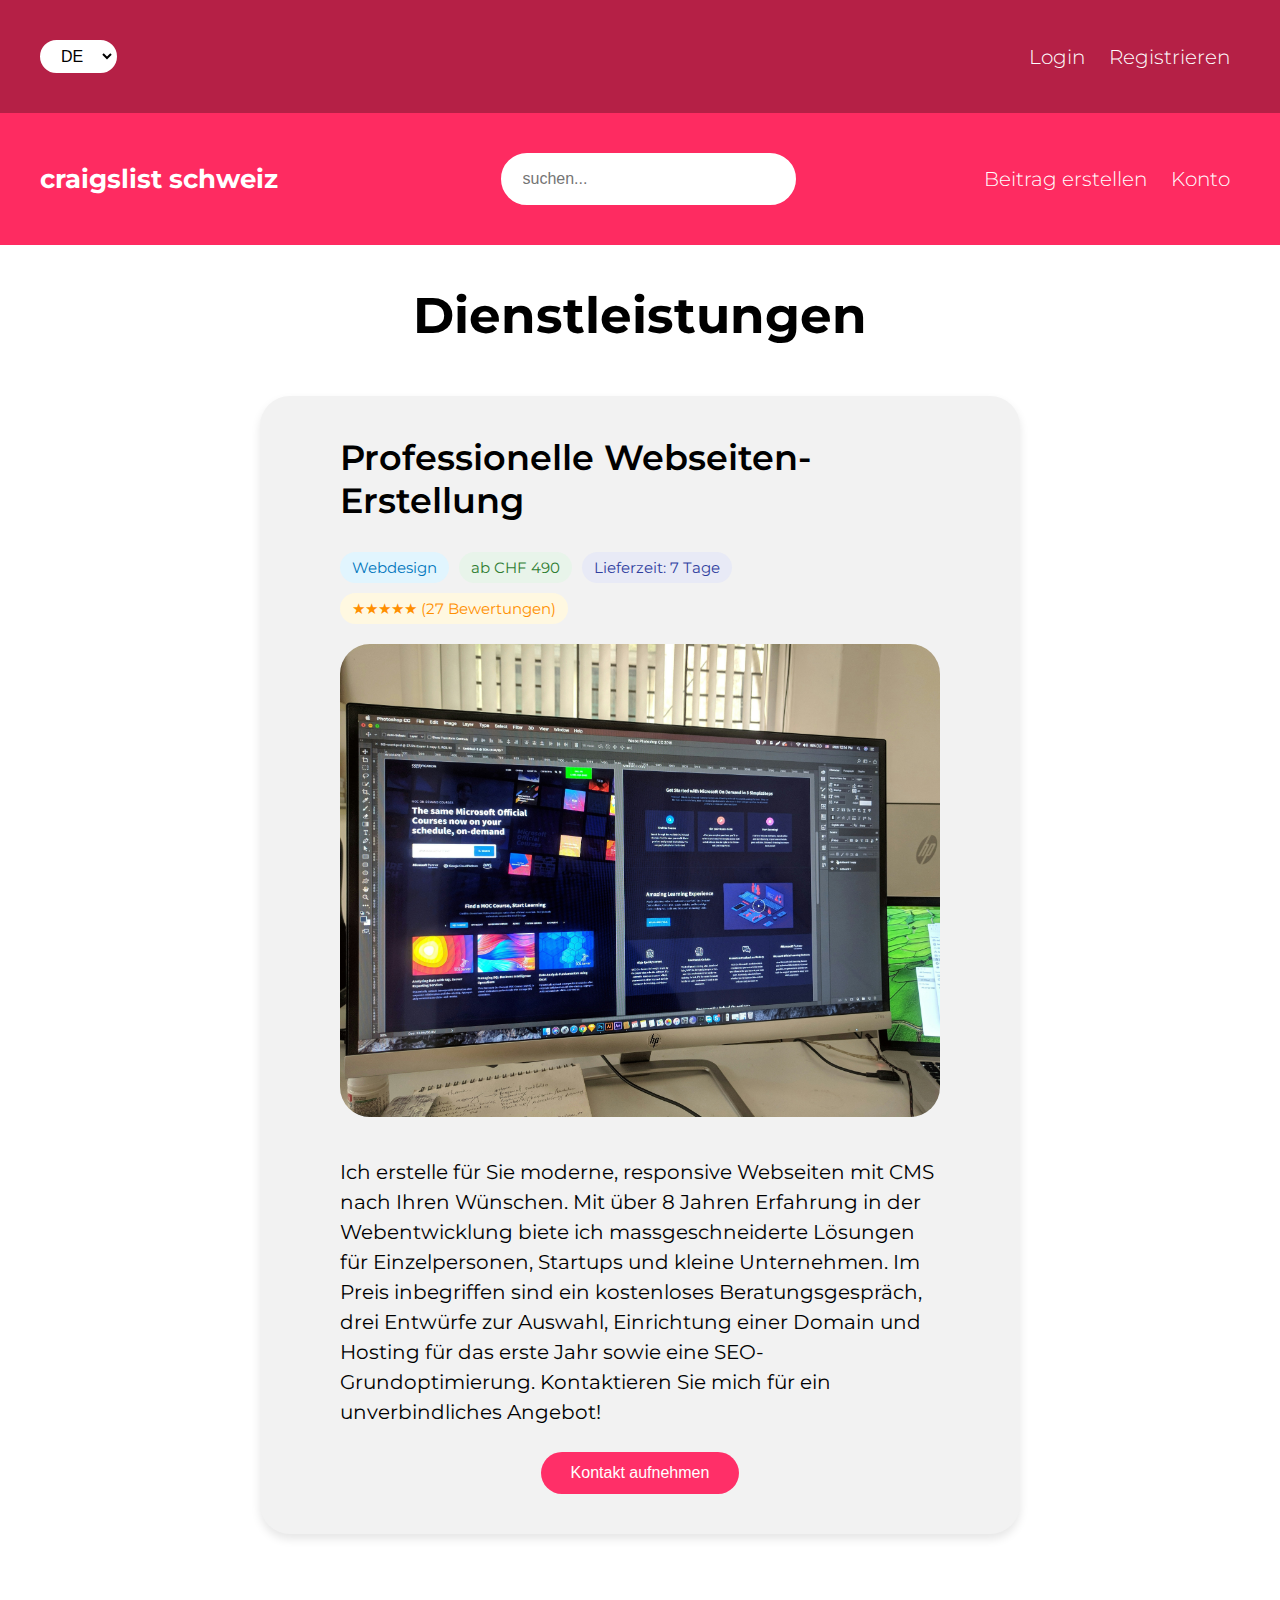
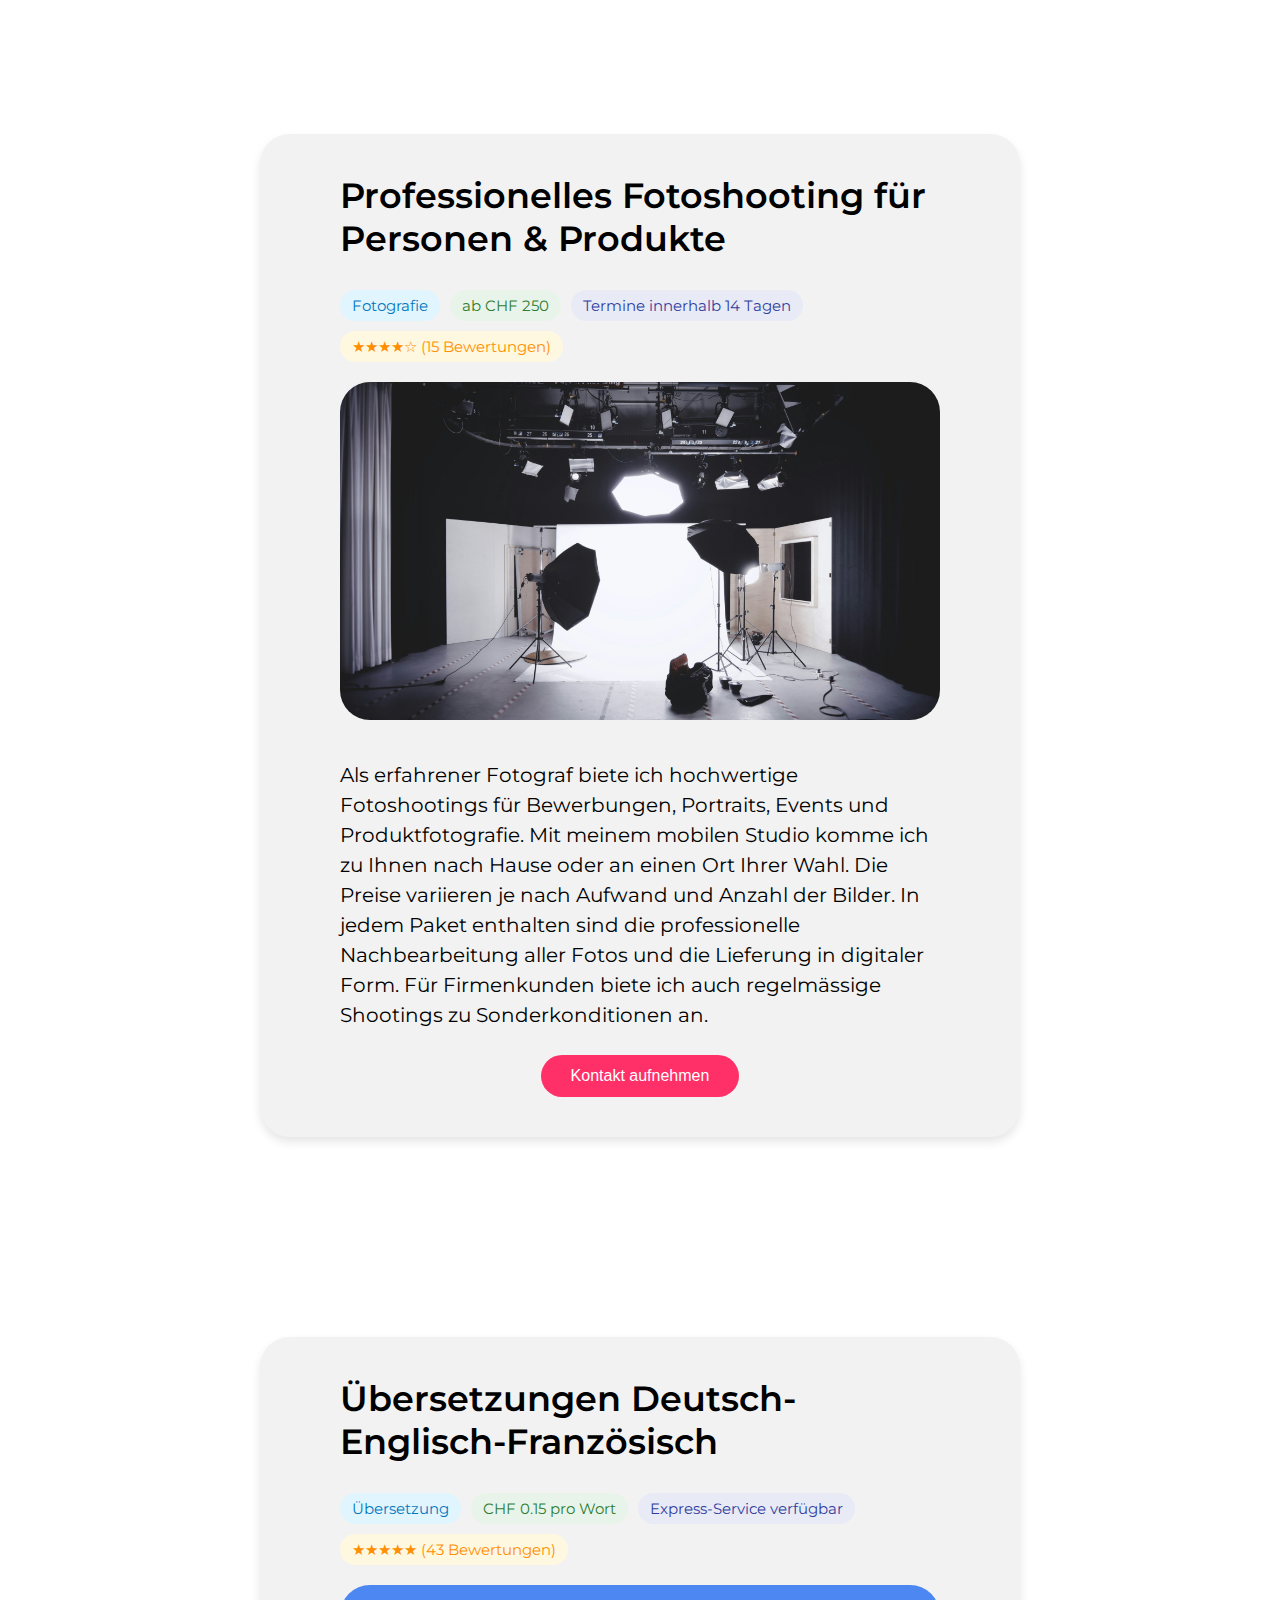
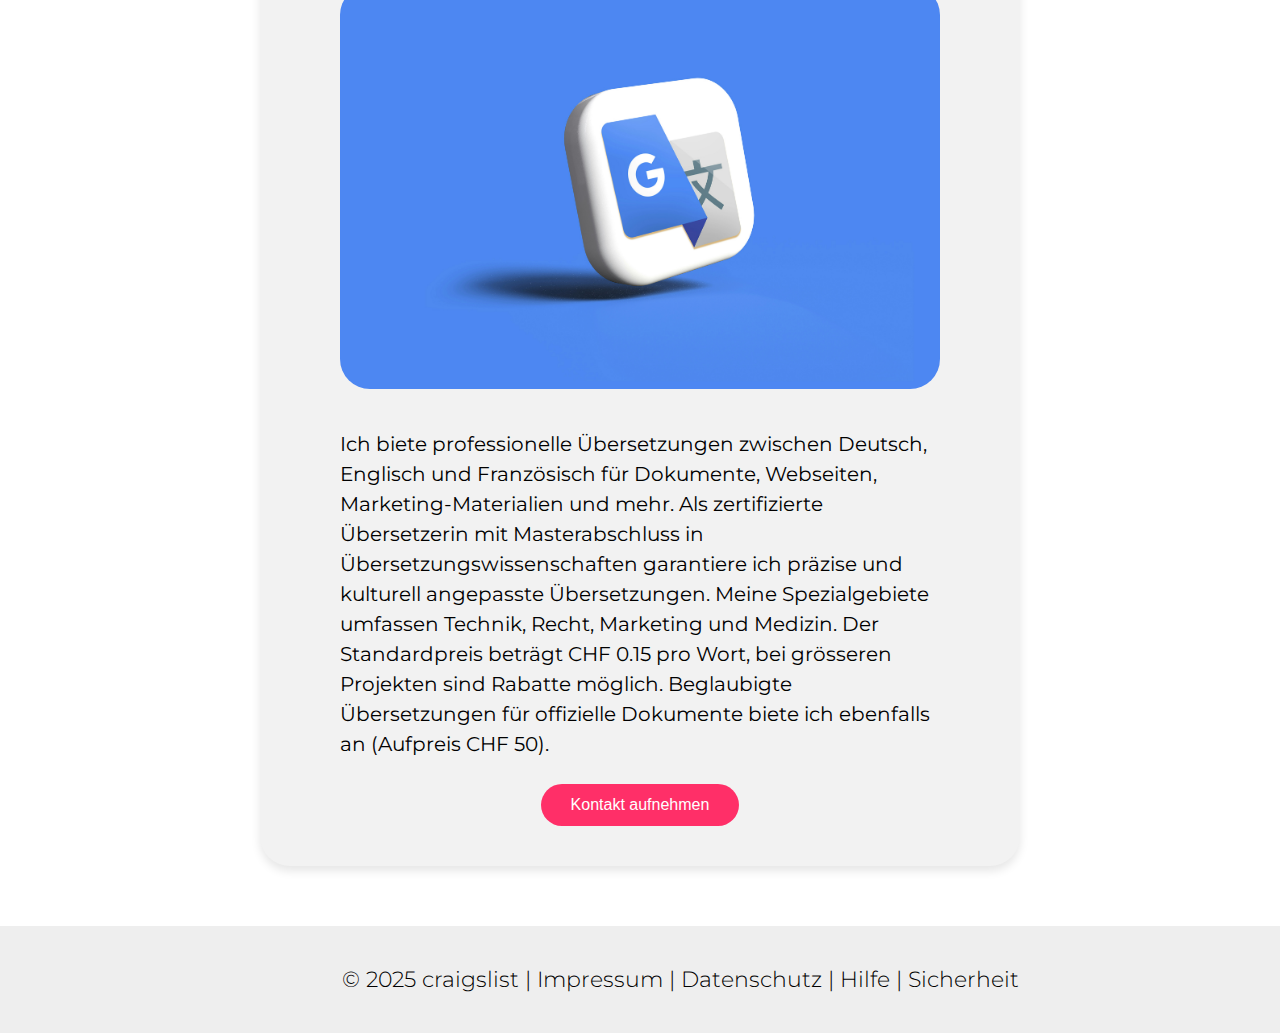
<file: dienstleistung.html>
<!DOCTYPE html>
<html lang="de">
  <head>
    <meta charset="UTF-8" />
    <meta name="viewport" content="width=device-width, initial-scale=1.0" />
    <title>Dienstleistungen - Craigslist Schweiz</title>
    <link rel="stylesheet" href="styles.css" />
  </head>

  <body>
    <header1>
      <select id="language-select">
        <option value="de" selected>DE</option>
        <option value="fr">FR</option>
        <option value="it">IT</option>
      </select>
      <nav>
        <a href="login.html">Login</a>
        <a href="registrieren.html">Registrieren</a>
      </nav>
    </header1>

    <header>
      <a href="index.html" class="logo">craigslist schweiz</a>
      <div class="search-bar">
        <input type="text" placeholder="suchen..." />
      </div>
      <nav>
        <a href="post.html">Beitrag erstellen</a>
        <a href="konto.html">Konto</a>
      </nav>
    </header>

    <main class="category-page">
      <h1>Dienstleistungen</h1>

      <section class="posts">
        <article class="post">
          <h2>Professionelle Webseiten-Erstellung</h2>

          <div class="services-tags">
            <span class="tag category">Webdesign</span>
            <span class="tag price">ab CHF 490</span>
            <span class="tag delivery">Lieferzeit: 7 Tage</span>
            <span class="tag rating">★★★★★ (27 Bewertungen)</span>
          </div>

          <div class="post-image">
            <img src="fotos/webdesign.jpg" alt="Webdesign Beispiel" />
          </div>

          <p>
            Ich erstelle für Sie moderne, responsive Webseiten mit CMS nach
            Ihren Wünschen. Mit über 8 Jahren Erfahrung in der Webentwicklung
            biete ich massgeschneiderte Lösungen für Einzelpersonen, Startups
            und kleine Unternehmen. Im Preis inbegriffen sind ein kostenloses
            Beratungsgespräch, drei Entwürfe zur Auswahl, Einrichtung einer
            Domain und Hosting für das erste Jahr sowie eine
            SEO-Grundoptimierung. Kontaktieren Sie mich für ein unverbindliches
            Angebot!
          </p>

          <div class="contact-button">
            <button class="contact-btn">Kontakt aufnehmen</button>
          </div>
        </article>

        <article class="post">
          <h2>Professionelles Fotoshooting für Personen & Produkte</h2>

          <div class="services-tags">
            <span class="tag category">Fotografie</span>
            <span class="tag price">ab CHF 250</span>
            <span class="tag delivery">Termine innerhalb 14 Tagen</span>
            <span class="tag rating">★★★★☆ (15 Bewertungen)</span>
          </div>

          <div class="post-image">
            <img src="fotos/fotoshooting.jpg" alt="Fotografie Portfolio" />
          </div>

          <p>
            Als erfahrener Fotograf biete ich hochwertige Fotoshootings für
            Bewerbungen, Portraits, Events und Produktfotografie. Mit meinem
            mobilen Studio komme ich zu Ihnen nach Hause oder an einen Ort Ihrer
            Wahl. Die Preise variieren je nach Aufwand und Anzahl der Bilder. In
            jedem Paket enthalten sind die professionelle Nachbearbeitung aller
            Fotos und die Lieferung in digitaler Form. Für Firmenkunden biete
            ich auch regelmässige Shootings zu Sonderkonditionen an.
          </p>

          <div class="contact-button">
            <button class="contact-btn">Kontakt aufnehmen</button>
          </div>
        </article>

        <article class="post">
          <h2>Übersetzungen Deutsch-Englisch-Französisch</h2>

          <div class="services-tags">
            <span class="tag category">Übersetzung</span>
            <span class="tag price">CHF 0.15 pro Wort</span>
            <span class="tag delivery">Express-Service verfügbar</span>
            <span class="tag rating">★★★★★ (43 Bewertungen)</span>
          </div>

          <div class="post-image">
            <img src="fotos/translation.jpg" alt="Übersetzungsdienst" />
          </div>

          <p>
            Ich biete professionelle Übersetzungen zwischen Deutsch, Englisch
            und Französisch für Dokumente, Webseiten, Marketing-Materialien und
            mehr. Als zertifizierte Übersetzerin mit Masterabschluss in
            Übersetzungswissenschaften garantiere ich präzise und kulturell
            angepasste Übersetzungen. Meine Spezialgebiete umfassen Technik,
            Recht, Marketing und Medizin. Der Standardpreis beträgt CHF 0.15 pro
            Wort, bei grösseren Projekten sind Rabatte möglich. Beglaubigte
            Übersetzungen für offizielle Dokumente biete ich ebenfalls an
            (Aufpreis CHF 50).
          </p>

          <div class="contact-button">
            <button class="contact-btn">Kontakt aufnehmen</button>
          </div>
        </article>
      </section>
    </main>

    <footer class="footer_jobs">
      <p>
        &copy; 2025 craigslist | Impressum | Datenschutz | Hilfe | Sicherheit
      </p>
    </footer>
  </body>
</html>
</file>
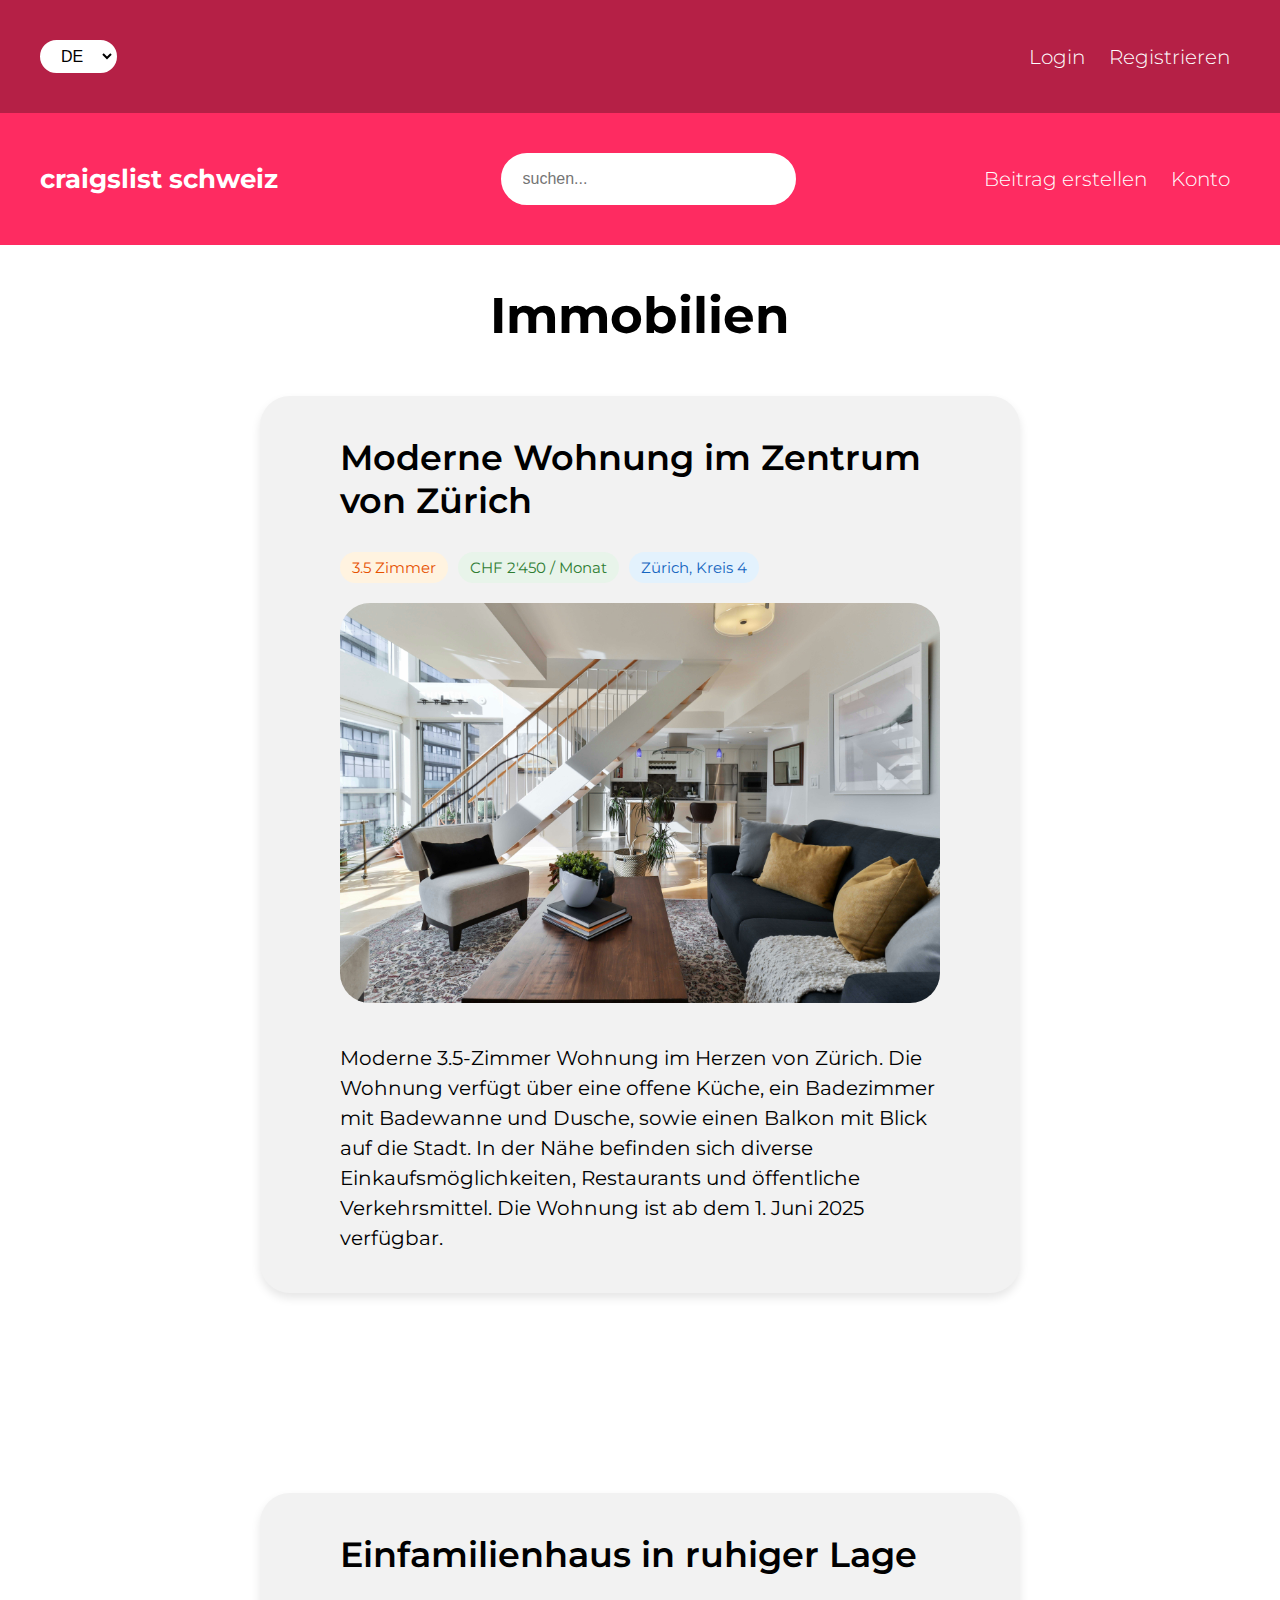
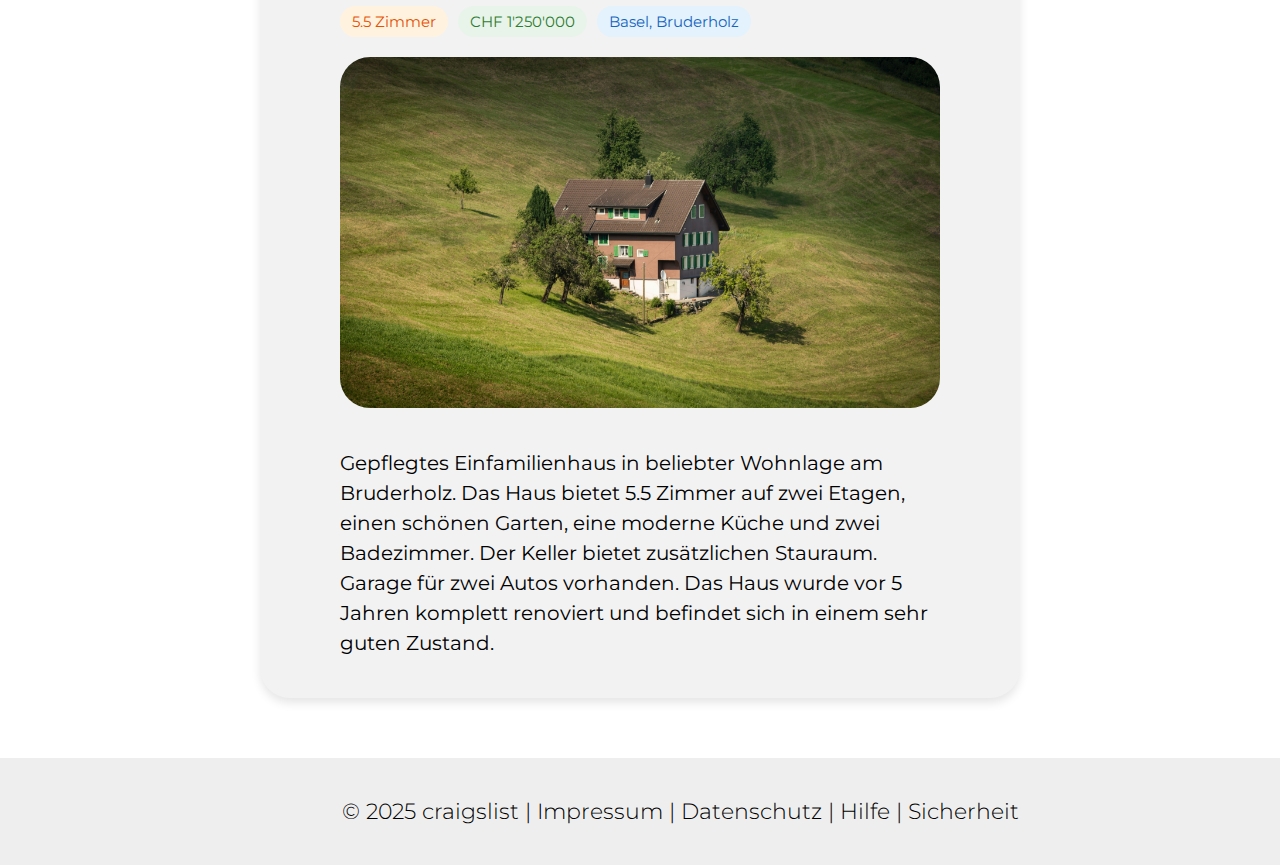
<file: immobilien.html>
<!DOCTYPE html>
<html lang="de">
  <head>
    <meta charset="UTF-8" />
    <meta name="viewport" content="width=device-width, initial-scale=1.0" />
    <title>Immobilien - Craigslist Schweiz</title>
    <link rel="stylesheet" href="styles.css" />
  </head>

  <body>
    <header1>
      <select id="language-select">
        <option value="de" selected>DE</option>
        <option value="fr">FR</option>
        <option value="it">IT</option>
      </select>
      <nav>
        <a href="login.html">Login</a>
        <a href="registrieren.html">Registrieren</a>
      </nav>
    </header1>

    <header>
      <a href="index.html" class="logo">craigslist schweiz</a>
      <div class="search-bar">
        <input type="text" placeholder="suchen..." />
      </div>
      <nav>
        <a href="post.html">Beitrag erstellen</a>
        <a href="konto.html">Konto</a>
      </nav>
    </header>

    <main class="category-page">
      <h1>Immobilien</h1>

      <section class="posts">
        <article class="post">
          <h2>Moderne Wohnung im Zentrum von Zürich</h2>

          <div class="property-tags">
            <span class="tag rooms">3.5 Zimmer</span>
            <span class="tag price">CHF 2'450 / Monat</span>
            <span class="tag location">Zürich, Kreis 4</span>
          </div>

          <div class="post-image">
            <img src="fotos/apartment.jpg" alt="Moderne Wohnung" />
          </div>

          <p>
            Moderne 3.5-Zimmer Wohnung im Herzen von Zürich. Die Wohnung verfügt
            über eine offene Küche, ein Badezimmer mit Badewanne und Dusche,
            sowie einen Balkon mit Blick auf die Stadt. In der Nähe befinden
            sich diverse Einkaufsmöglichkeiten, Restaurants und öffentliche
            Verkehrsmittel. Die Wohnung ist ab dem 1. Juni 2025 verfügbar.
          </p>
        </article>

        <article class="post">
          <h2>Einfamilienhaus in ruhiger Lage</h2>

          <div class="property-tags">
            <span class="tag rooms">5.5 Zimmer</span>
            <span class="tag price">CHF 1'250'000</span>
            <span class="tag location">Basel, Bruderholz</span>
          </div>

          <div class="post-image">
            <img src="fotos/haus.jpg" alt="Einfamilienhaus" />
          </div>

          <p>
            Gepflegtes Einfamilienhaus in beliebter Wohnlage am Bruderholz. Das
            Haus bietet 5.5 Zimmer auf zwei Etagen, einen schönen Garten, eine
            moderne Küche und zwei Badezimmer. Der Keller bietet zusätzlichen
            Stauraum. Garage für zwei Autos vorhanden. Das Haus wurde vor 5
            Jahren komplett renoviert und befindet sich in einem sehr guten
            Zustand.
          </p>
        </article>
      </section>
    </main>

    <footer class="footer_immobilien">
      <p>
        &copy; 2025 craigslist | Impressum | Datenschutz | Hilfe | Sicherheit
      </p>
    </footer>
  </body>
</html>
</file>
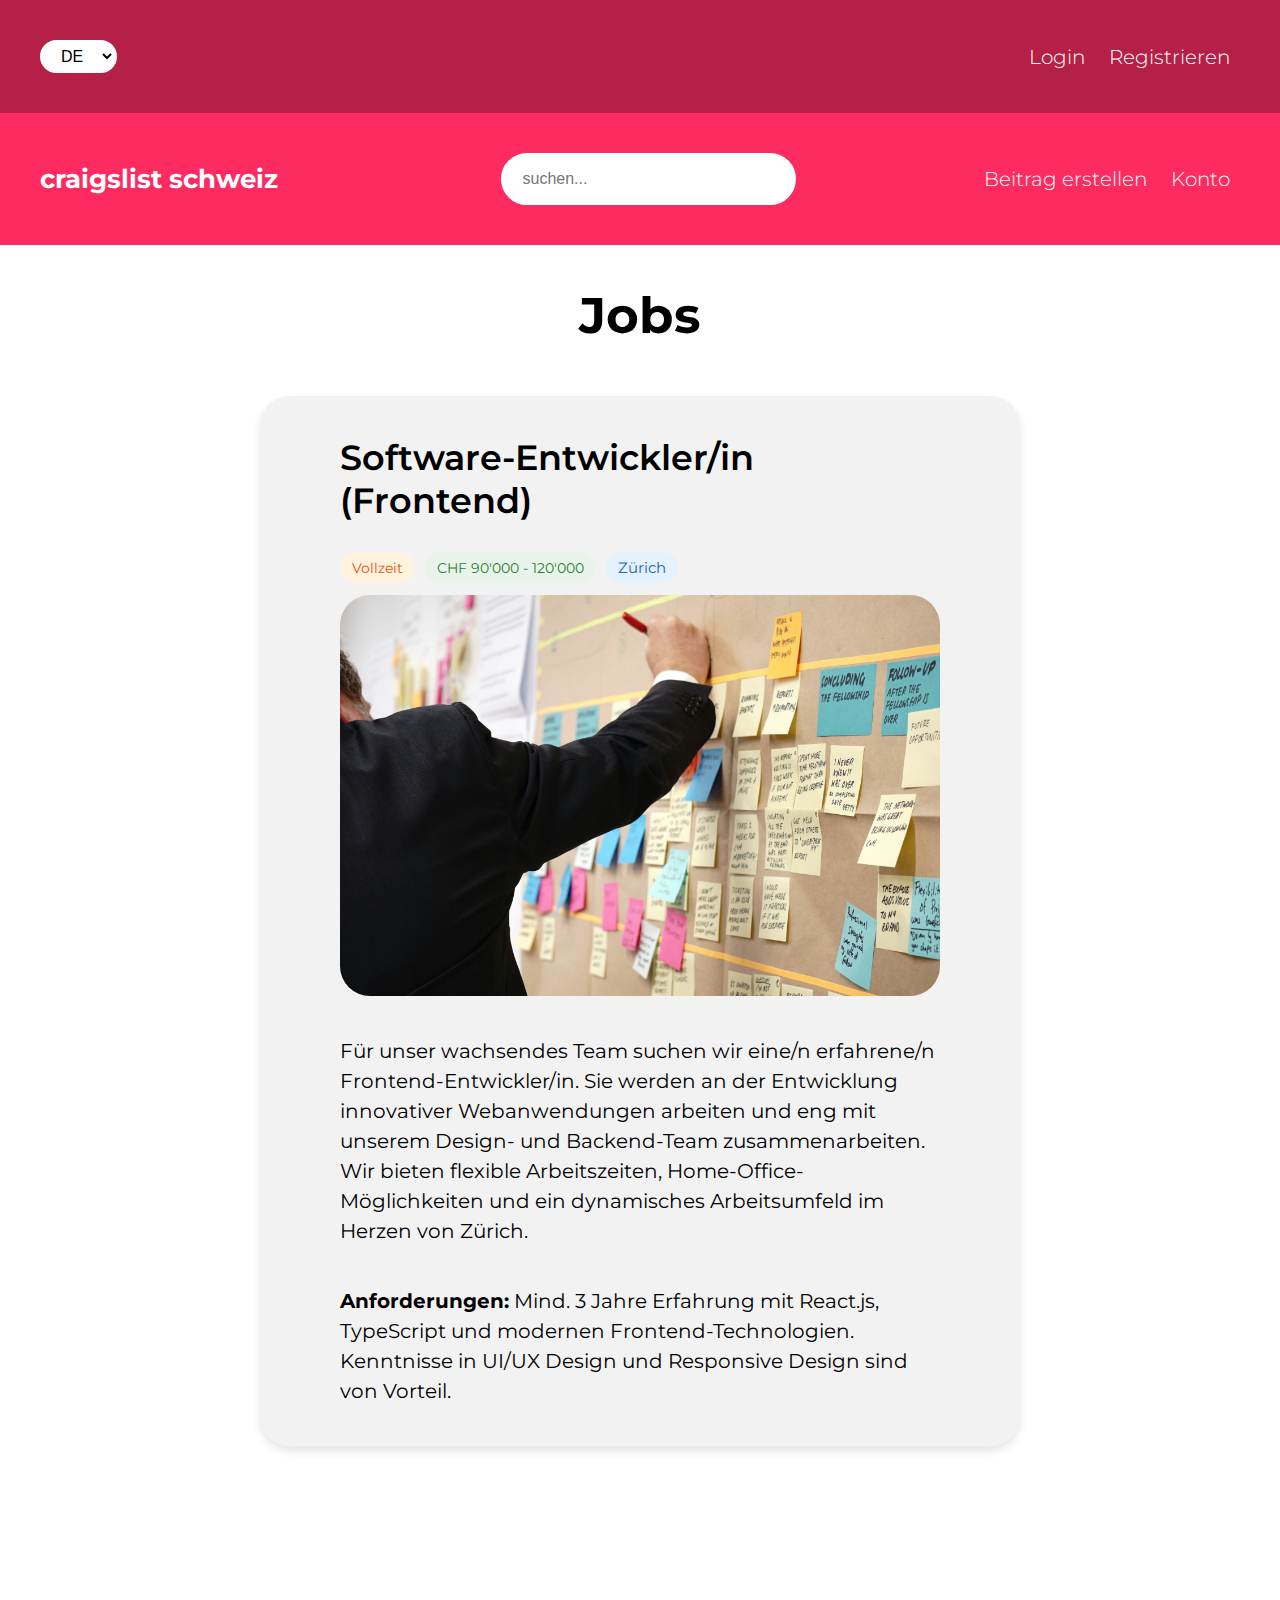
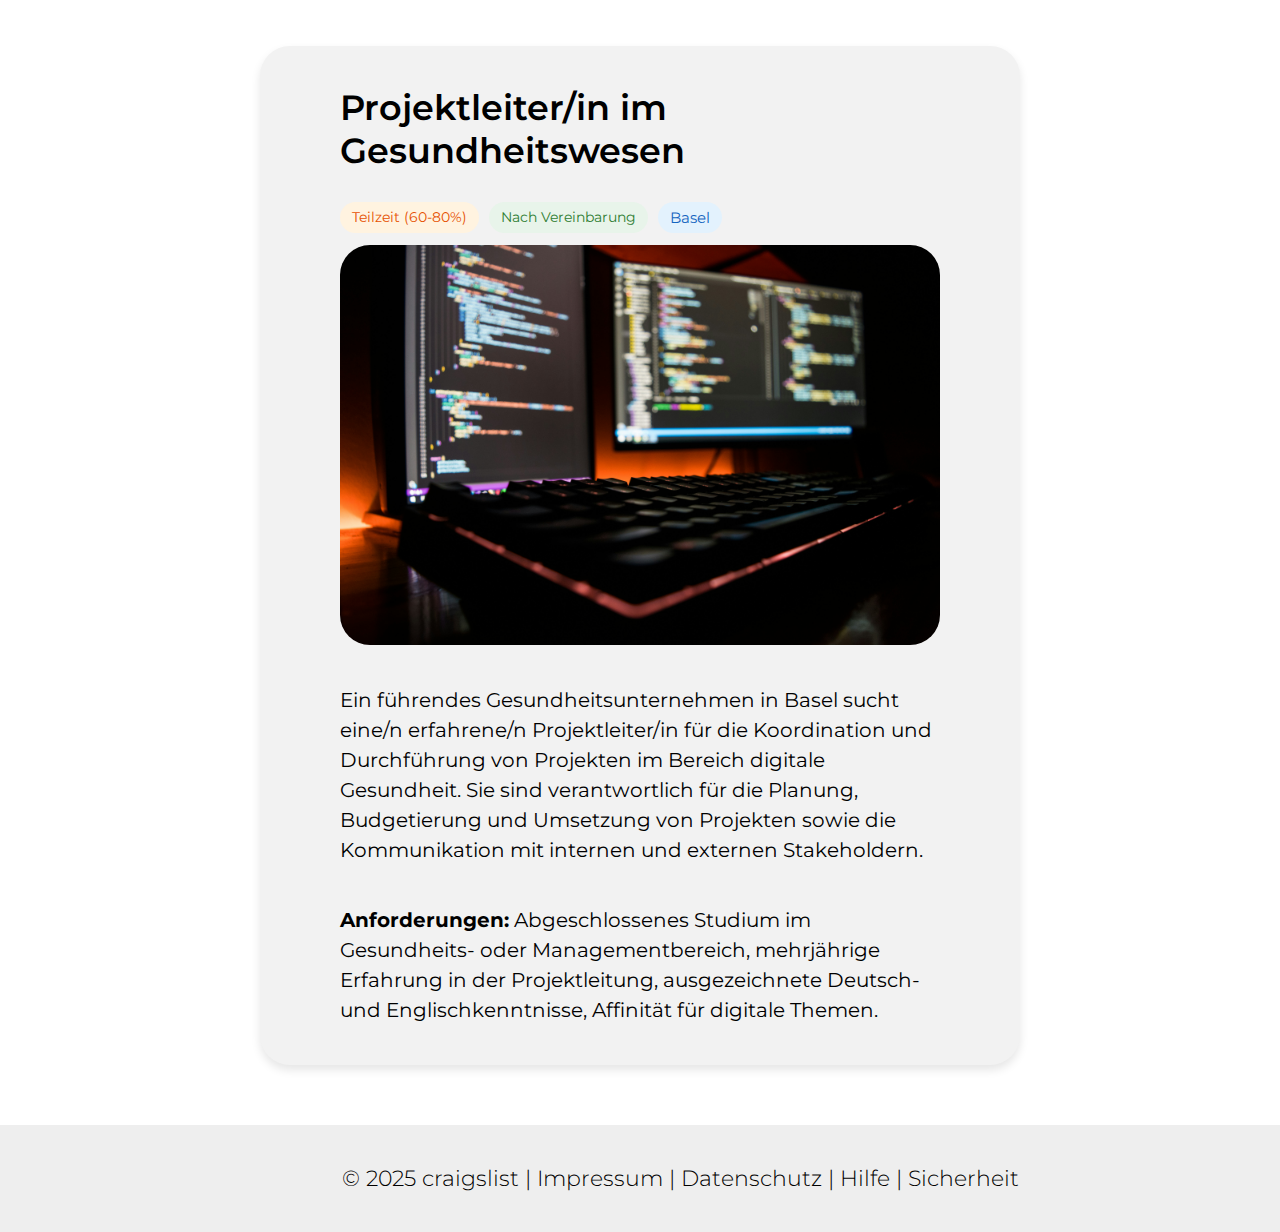
<file: jobs.html>
<!DOCTYPE html>
<html lang="de">
  <head>
    <meta charset="UTF-8" />
    <meta name="viewport" content="width=device-width, initial-scale=1.0" />
    <title>Jobs - Craigslist Schweiz</title>
    <link rel="stylesheet" href="styles.css" />
  </head>

  <body>
    <header1>
      <select id="language-select">
        <option value="de" selected>DE</option>
        <option value="fr">FR</option>
        <option value="it">IT</option>
      </select>
      <nav>
        <a href="login.html">Login</a>
        <a href="registrieren.html">Registrieren</a>
      </nav>
    </header1>

    <header>
      <a href="index.html" class="logo">craigslist schweiz</a>
      <div class="search-bar">
        <input type="text" placeholder="suchen..." />
      </div>
      <nav>
        <a href="post.html">Beitrag erstellen</a>
        <a href="konto.html">Konto</a>
      </nav>
    </header>

    <main class="category-page">
      <h1>Jobs</h1>

      <section class="posts">
        <article class="post">
          <h2>Software-Entwickler/in (Frontend)</h2>

          <div class="job-tags">
            <span class="tag type">Vollzeit</span>
            <span class="tag salary">CHF 90'000 - 120'000</span>
            <span class="tag location">Zürich</span>
          </div>

          <div class="post-image">
            <img src="fotos/job_1.jpg" alt="Software Entwicklung" />
          </div>

          <p>
            Für unser wachsendes Team suchen wir eine/n erfahrene/n
            Frontend-Entwickler/in. Sie werden an der Entwicklung innovativer
            Webanwendungen arbeiten und eng mit unserem Design- und Backend-Team
            zusammenarbeiten. Wir bieten flexible Arbeitszeiten,
            Home-Office-Möglichkeiten und ein dynamisches Arbeitsumfeld im
            Herzen von Zürich.
          </p>
          <p>
            <strong>Anforderungen:</strong> Mind. 3 Jahre Erfahrung mit
            React.js, TypeScript und modernen Frontend-Technologien. Kenntnisse
            in UI/UX Design und Responsive Design sind von Vorteil.
          </p>
        </article>

        <article class="post">
          <h2>Projektleiter/in im Gesundheitswesen</h2>

          <div class="job-tags">
            <span class="tag type">Teilzeit (60-80%)</span>
            <span class="tag salary">Nach Vereinbarung</span>
            <span class="tag location">Basel</span>
          </div>

          <div class="post-image">
            <img src="fotos/job_2.jpg" alt="Projektleitung" />
          </div>

          <p>
            Ein führendes Gesundheitsunternehmen in Basel sucht eine/n
            erfahrene/n Projektleiter/in für die Koordination und Durchführung
            von Projekten im Bereich digitale Gesundheit. Sie sind
            verantwortlich für die Planung, Budgetierung und Umsetzung von
            Projekten sowie die Kommunikation mit internen und externen
            Stakeholdern.
          </p>
          <p>
            <strong>Anforderungen:</strong> Abgeschlossenes Studium im
            Gesundheits- oder Managementbereich, mehrjährige Erfahrung in der
            Projektleitung, ausgezeichnete Deutsch- und Englischkenntnisse,
            Affinität für digitale Themen.
          </p>
        </article>
      </section>
    </main>

    <footer class="footer_jobs">
      <p>
        &copy; 2025 craigslist | Impressum | Datenschutz | Hilfe | Sicherheit
      </p>
    </footer>
  </body>
</html>
</file>
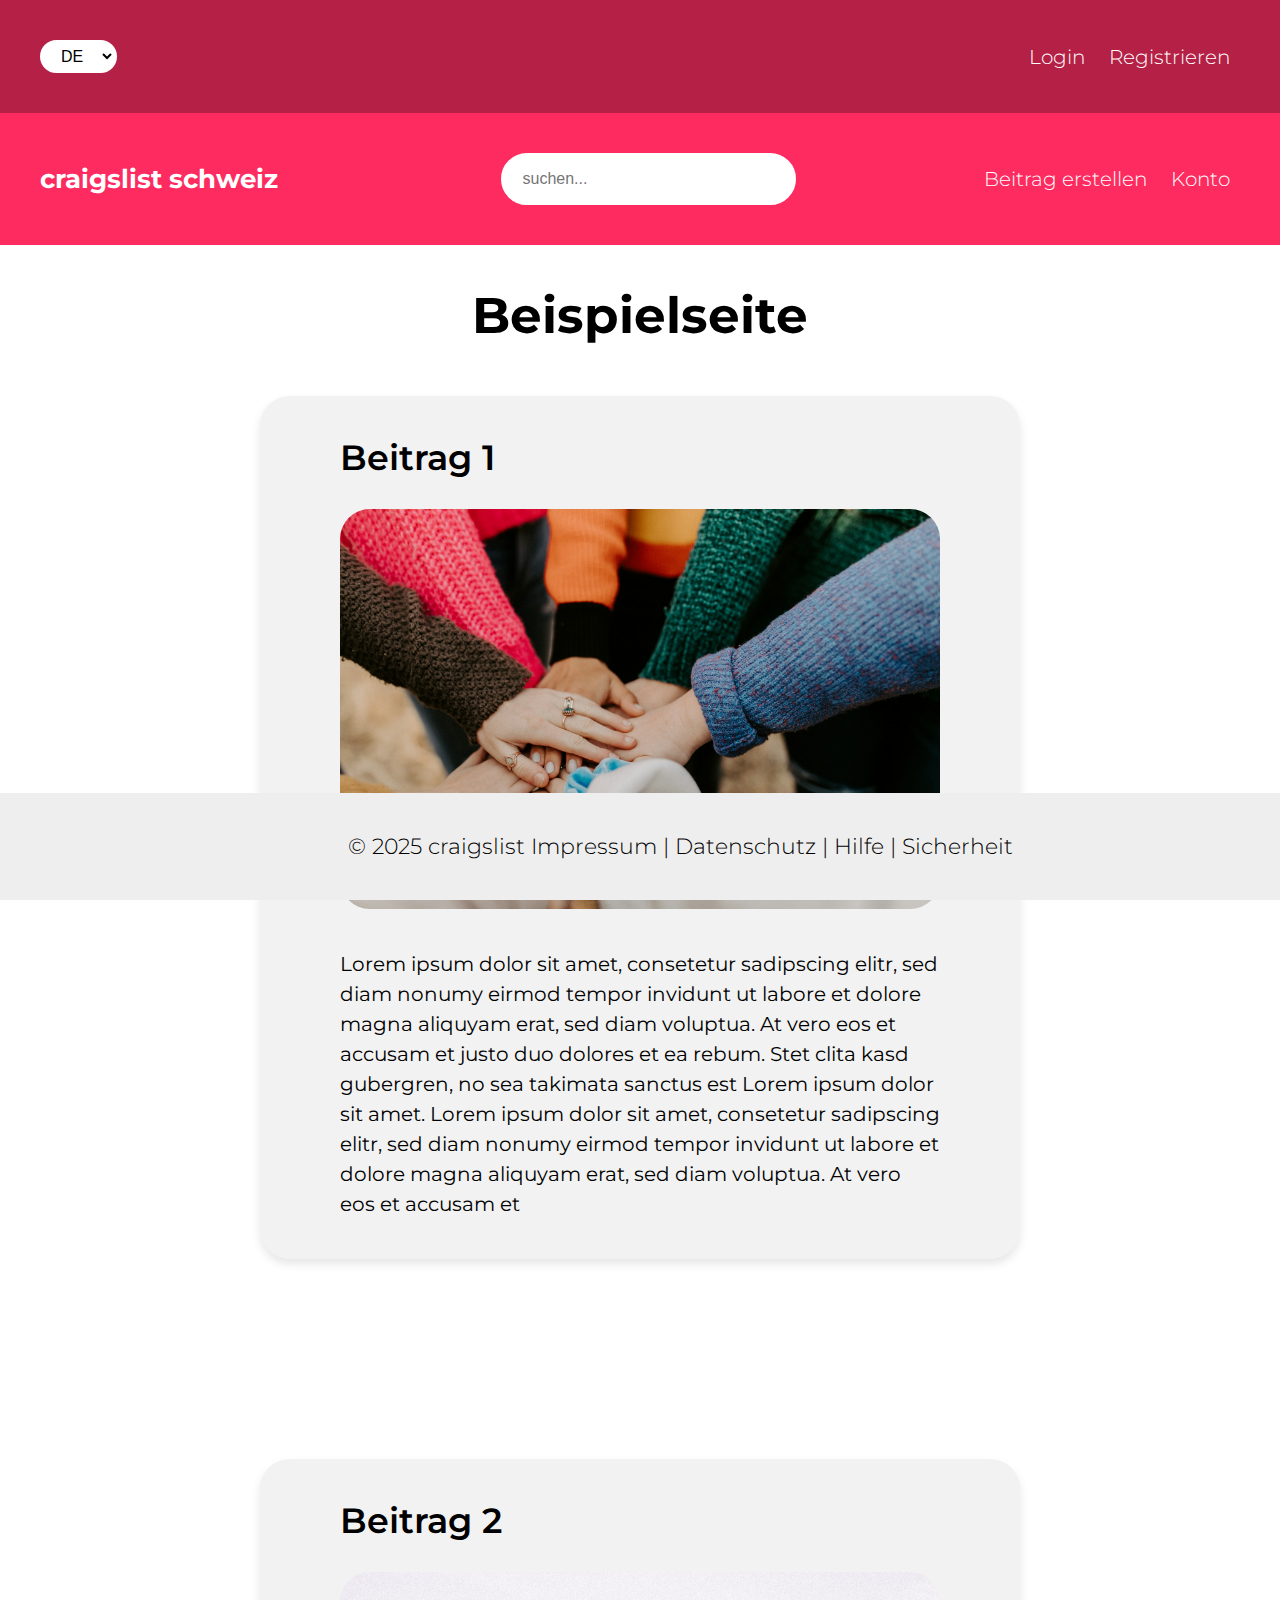
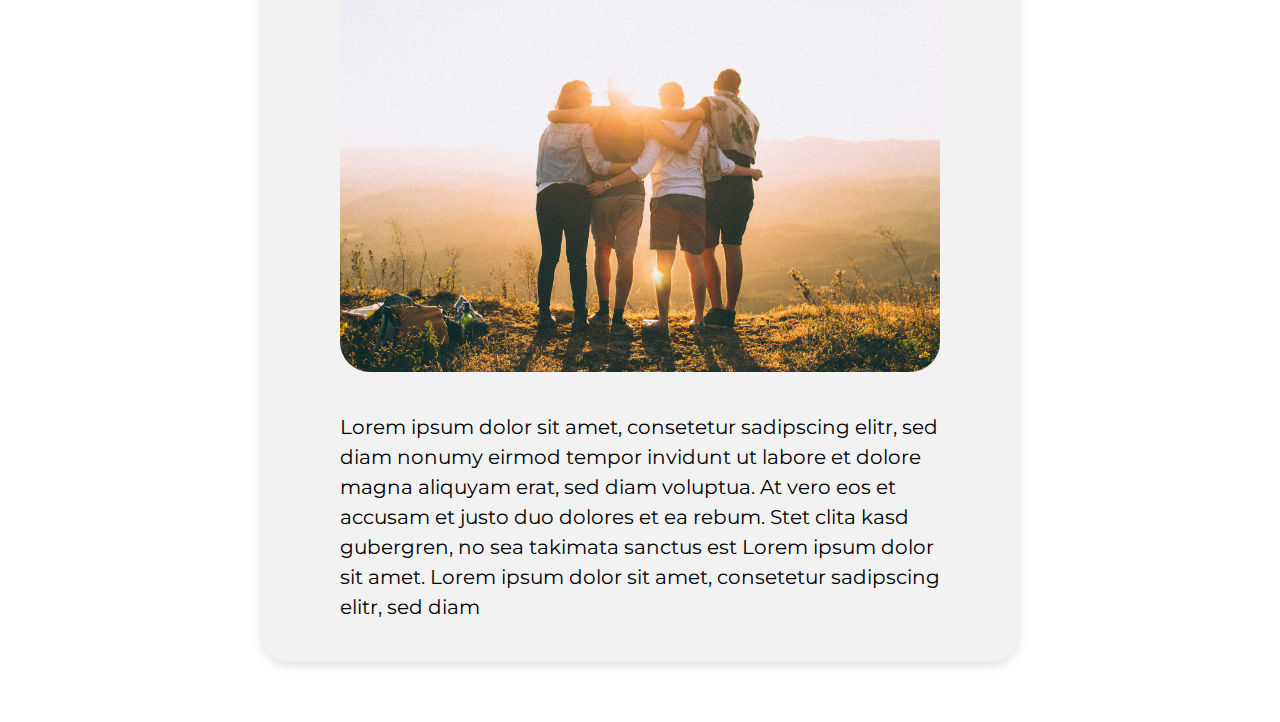
<file: kategorie.html>
<!DOCTYPE html>
<html lang="de">
  <head>
    <meta charset="UTF-8" />
    <meta name="viewport" content="width=device-width, initial-scale=1.0" />
    <title>Craigslist Schweiz</title>
    <link rel="stylesheet" href="styles.css" />
  </head>

  <body>
    <header1>
      <select id="language-select">
        <option value="de" selected>DE</option>
        <option value="fr">FR</option>
        <option value="it">IT</option>
      </select>
      <nav>
        <a href="login.html">Login</a>
        <a href="registrieren.html">Registrieren</a>
      </nav>
    </header1>

    <header>
      <a href="index.html" class="logo">craigslist schweiz</a>

      <div class="search-bar">
        <input type="text" placeholder="suchen..." />
      </div>
      <nav>
        <a href="post.html">Beitrag erstellen</a>
        <a href="konto.html">Konto</a>
      </nav>
    </header>

    <main class="category-page">
      <h1>Beispielseite</h1>
      <section class="posts">
        <article class="post">
          <h2>Beitrag 1</h2>
          <div class="post-image">
            <img src="/fotos/kategorie_2.jpg" alt="Beitragsbild" />
          </div>
          <p>
            Lorem ipsum dolor sit amet, consetetur sadipscing elitr, sed diam
            nonumy eirmod tempor invidunt ut labore et dolore magna aliquyam
            erat, sed diam voluptua. At vero eos et accusam et justo duo dolores
            et ea rebum. Stet clita kasd gubergren, no sea takimata sanctus est
            Lorem ipsum dolor sit amet. Lorem ipsum dolor sit amet, consetetur
            sadipscing elitr, sed diam nonumy eirmod tempor invidunt ut labore
            et dolore magna aliquyam erat, sed diam voluptua. At vero eos et
            accusam et
          </p>
        </article>

        <article class="post">
          <h2>Beitrag 2</h2>
          <div class="post-image">
            <img src="/fotos/kategorie_1.jpg" alt="Beitragsbild" />
          </div>
          <p>
            Lorem ipsum dolor sit amet, consetetur sadipscing elitr, sed diam
            nonumy eirmod tempor invidunt ut labore et dolore magna aliquyam
            erat, sed diam voluptua. At vero eos et accusam et justo duo dolores
            et ea rebum. Stet clita kasd gubergren, no sea takimata sanctus est
            Lorem ipsum dolor sit amet. Lorem ipsum dolor sit amet, consetetur
            sadipscing elitr, sed diam
          </p>
        </article>
      </section>
    </main>

    <footer class="footer">
      <p>&copy; 2025 craigslist Impressum | Datenschutz | Hilfe | Sicherheit</p>
    </footer>
  </body>
</html>
</file>
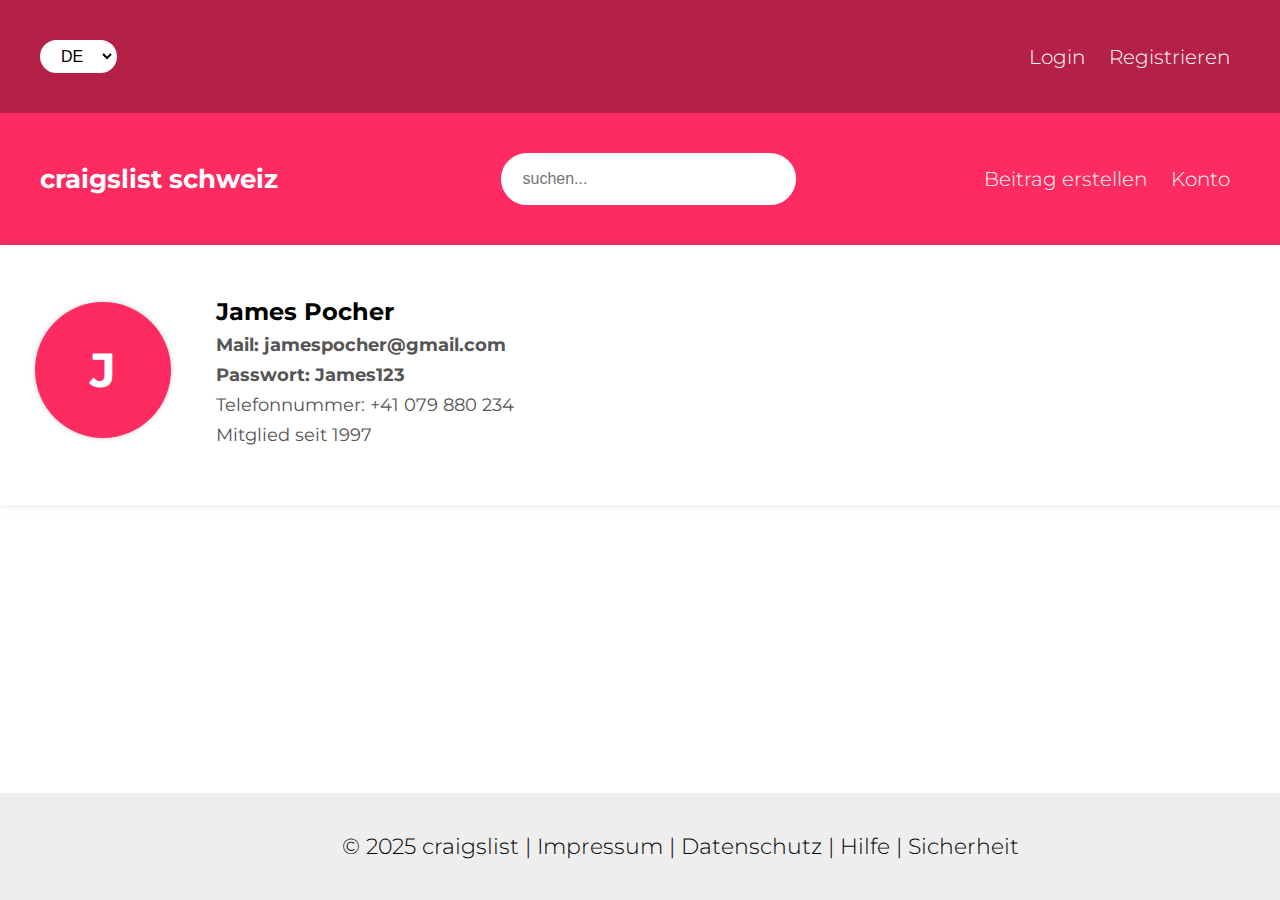
<file: konto.html>
<!DOCTYPE html>
<html lang="de">
  <head>
    <meta charset="UTF-8" />
    <meta name="viewport" content="width=device-width, initial-scale=1.0" />
    <title>Craigslist Schweiz</title>
    <link rel="stylesheet" href="styles.css" />
  </head>

  <body>
    <header1>
      <select id="language-select">
        <option value="de" selected>DE</option>
        <option value="fr">FR</option>
        <option value="it">IT</option>
      </select>
      <nav>
        <a href="login.html">Login</a>
        <a href="registrieren.html">Registrieren</a>
      </nav>
    </header1>

    <header>
      <a href="index.html" class="logo">craigslist schweiz</a>
      <div class="search-bar">
        <input type="text" placeholder="suchen..." />
      </div>
      <nav>
        <a href="post.html">Beitrag erstellen</a>
        <a href="konto.html">Konto</a>
      </nav>
    </header>

    <div class="container">
      <div class="profile-picture">J</div>
      <div class="info">
        <h2>James Pocher</h2>
        <p class="verified">Mail: jamespocher@gmail.com</p>
        <p class="verified">Passwort: James123</p>
        <p>Telefonnummer: +41 079 880 234</p>
        <p>Mitglied seit 1997</p>
      </div>
    </div>
    <footer class="footer">
      <p>
        &copy; 2025 craigslist | Impressum | Datenschutz | Hilfe | Sicherheit
      </p>
    </footer>
  </body>
</html>
</file>
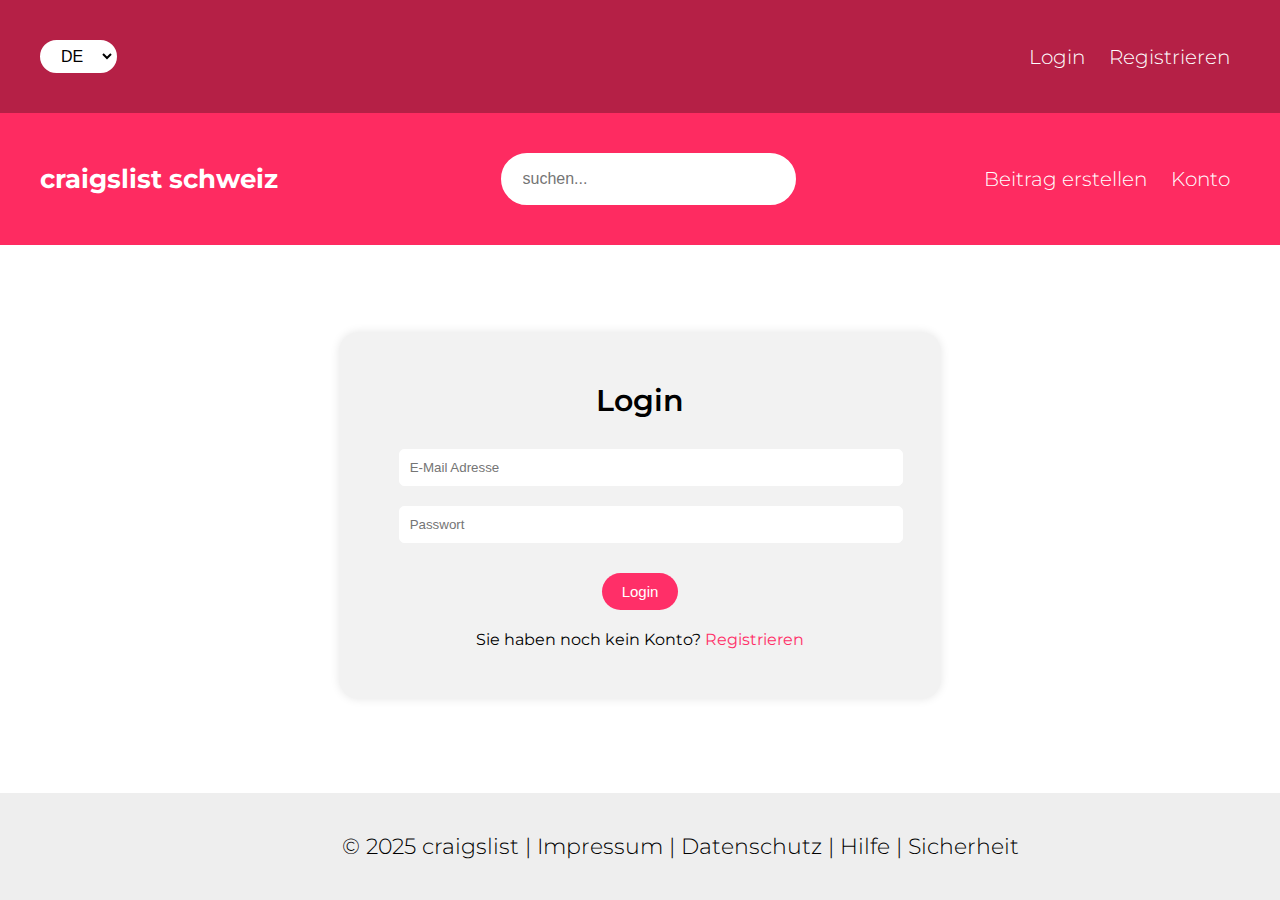
<file: login.html>
<!DOCTYPE html>
<html lang="de">
  <head>
    <meta charset="UTF-8" />
    <meta name="viewport" content="width=device-width, initial-scale=1.0" />
    <title>Craigslist Schweiz</title>
    <link rel="stylesheet" href="styles.css" />
  </head>
  <body>
    <header1>
      <select id="language-select">
        <option value="de" selected>DE</option>
        <option value="fr">FR</option>
        <option value="it">IT</option>
      </select>
      <nav>
        <a href="login.html">Login</a>
        <a href="registrieren.html">Registrieren</a>
      </nav>
    </header1>

    <header>
      <a href="index.html" class="logo">craigslist schweiz</a>
      <div class="search-bar">
        <input type="text" placeholder="suchen..." />
      </div>
      <nav>
        <a href="post.html">Beitrag erstellen</a>
        <a href="konto.html">Konto</a>
      </nav>
    </header>
    <div class="login-container">
      <div class="login-box">
        <h2>Login</h2>
        <input type="email" placeholder="E-Mail Adresse" />
        <input type="password" placeholder="Passwort" />
        <a href="konto.html"><button>Login</button></a>
        <p>
          Sie haben noch kein Konto?
          <a href="registrieren.html">Registrieren</a>
        </p>
      </div>
    </div>
    <footer class="footer">
      <p>
        &copy; 2025 craigslist | Impressum | Datenschutz | Hilfe | Sicherheit
      </p>
    </footer>
  </body>
</html>
</file>
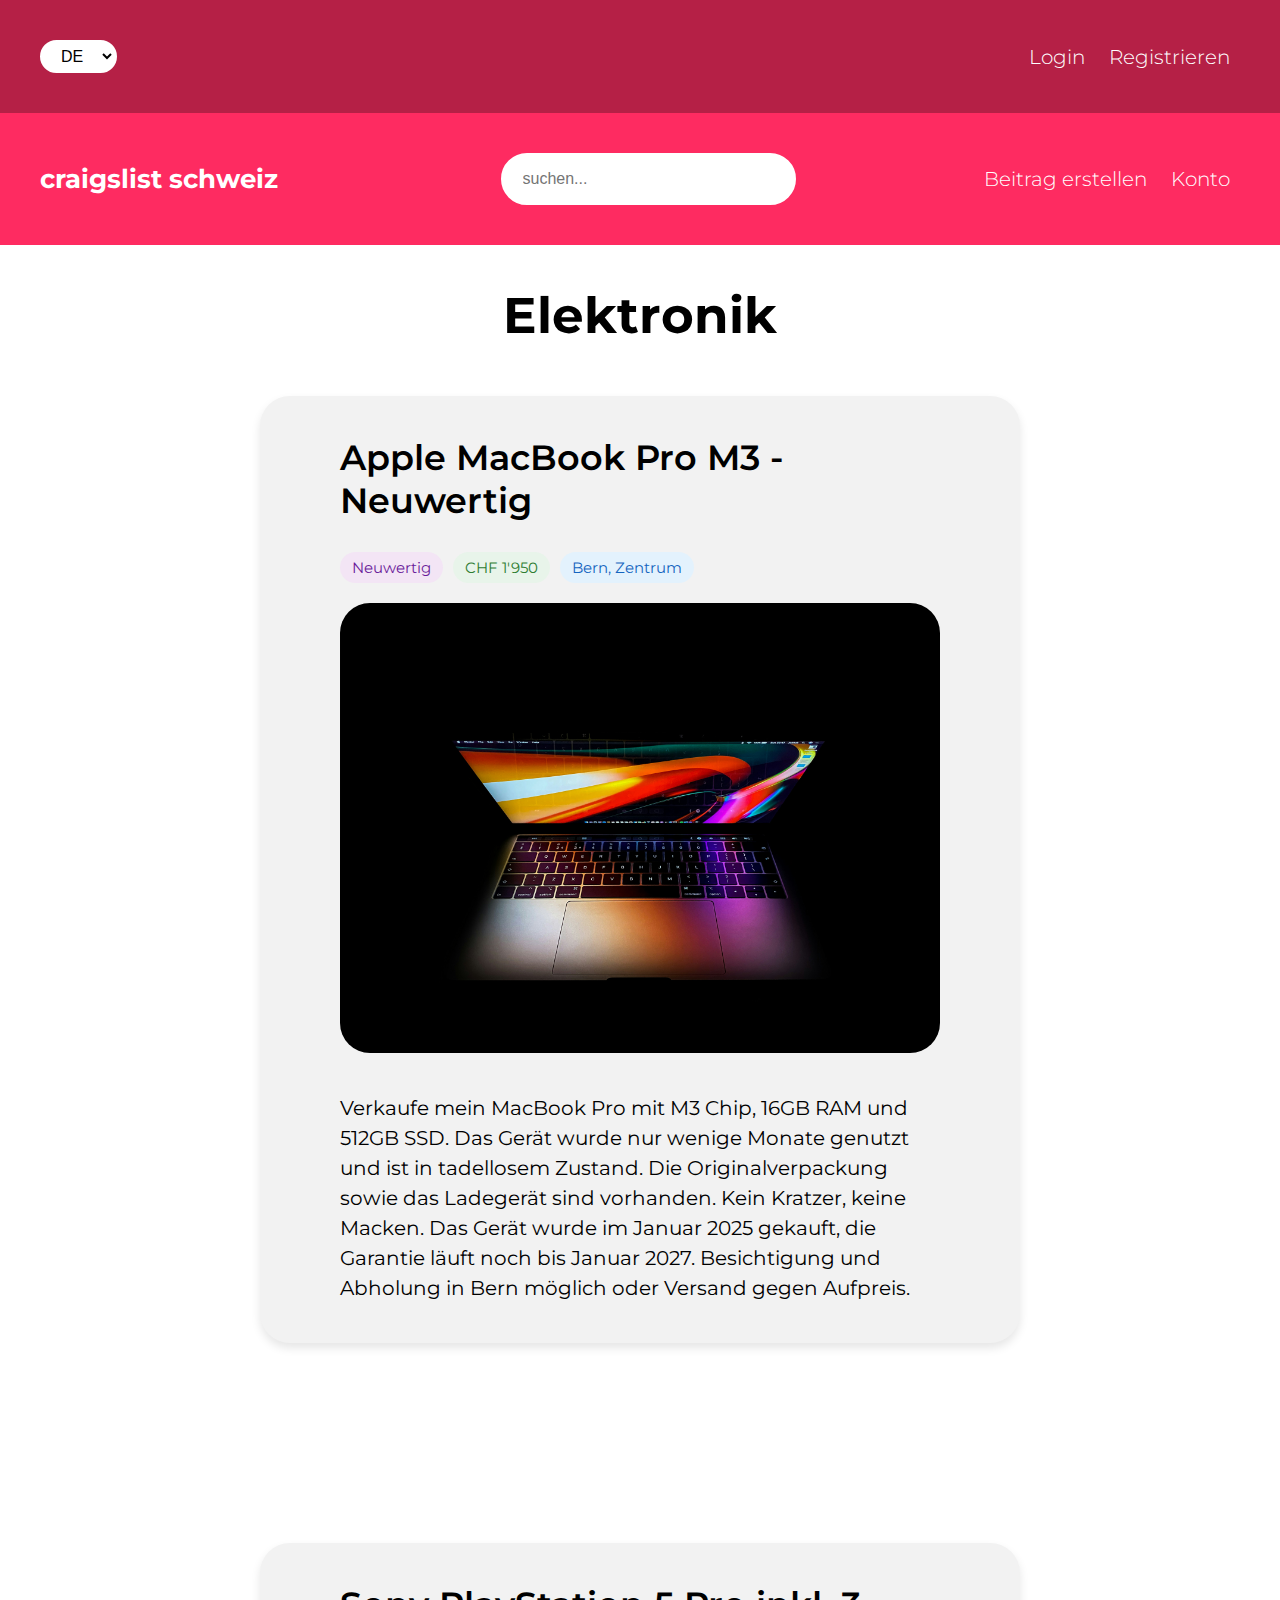
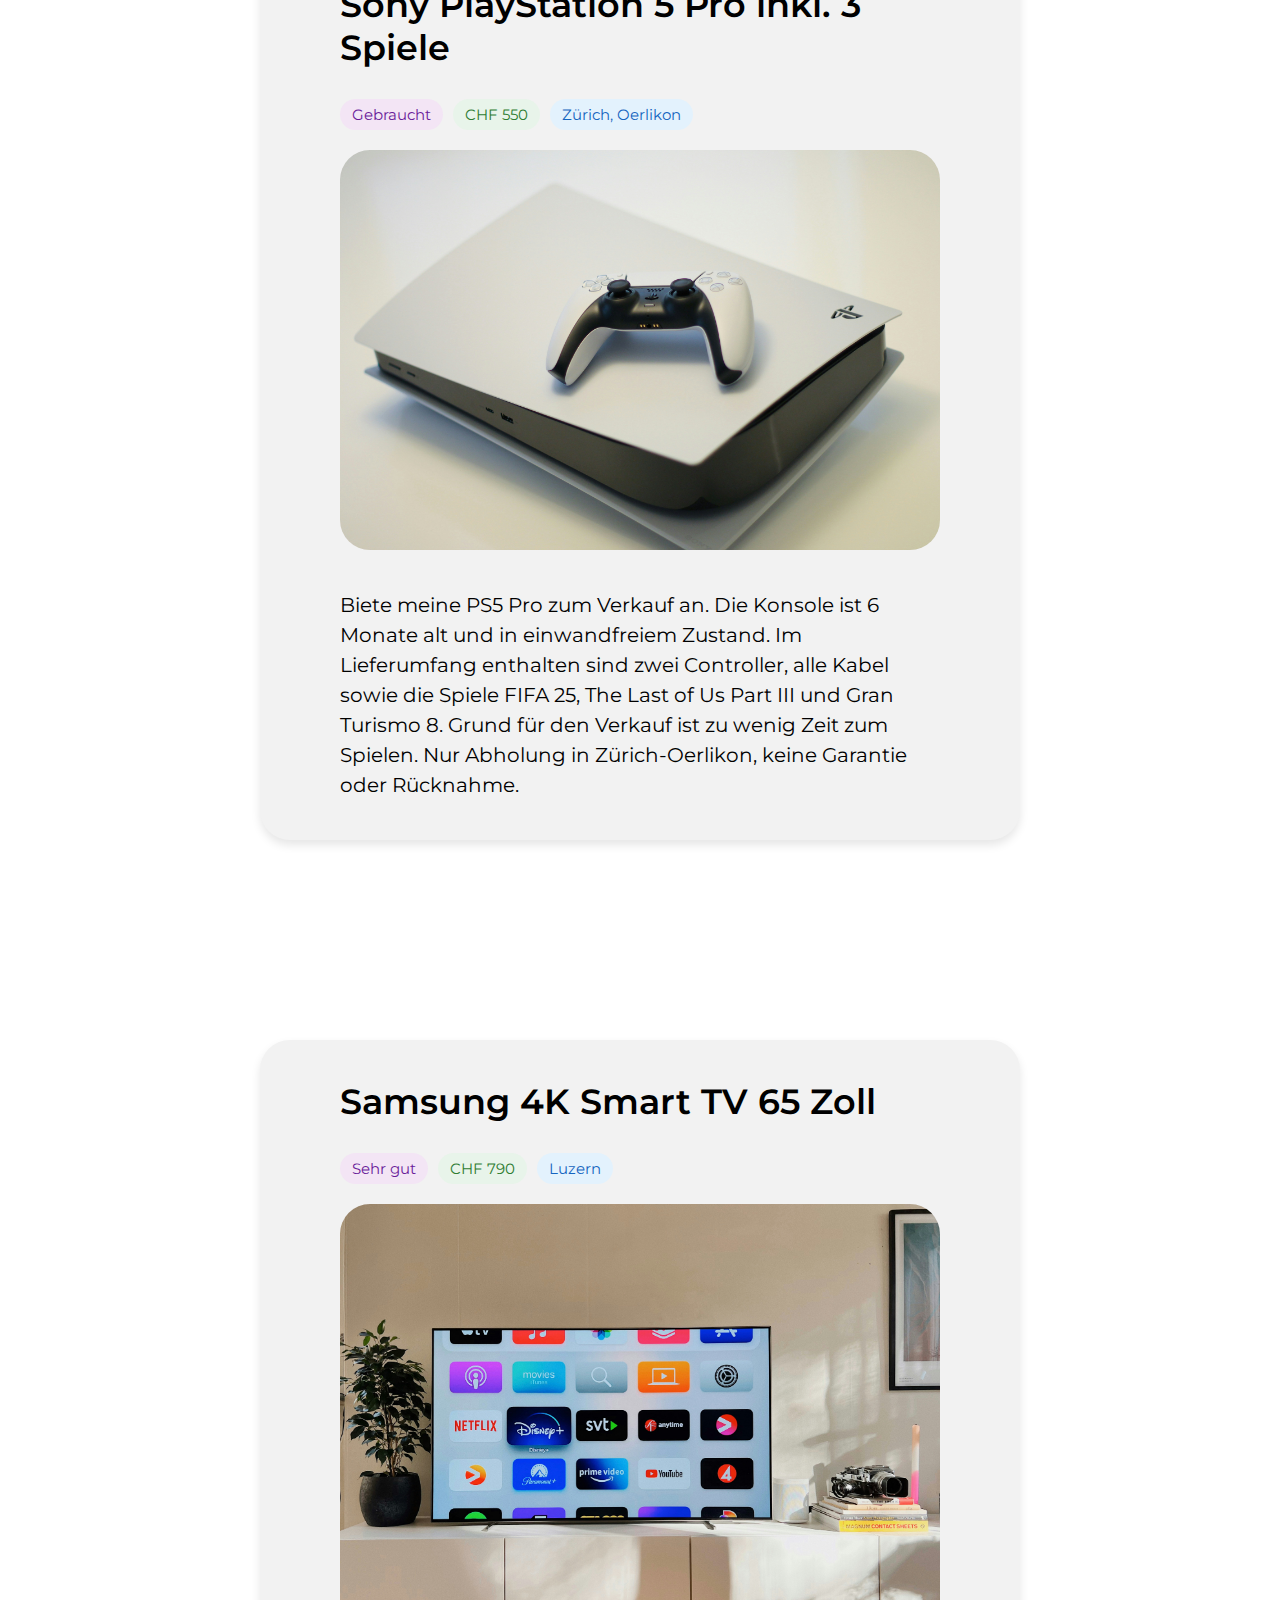
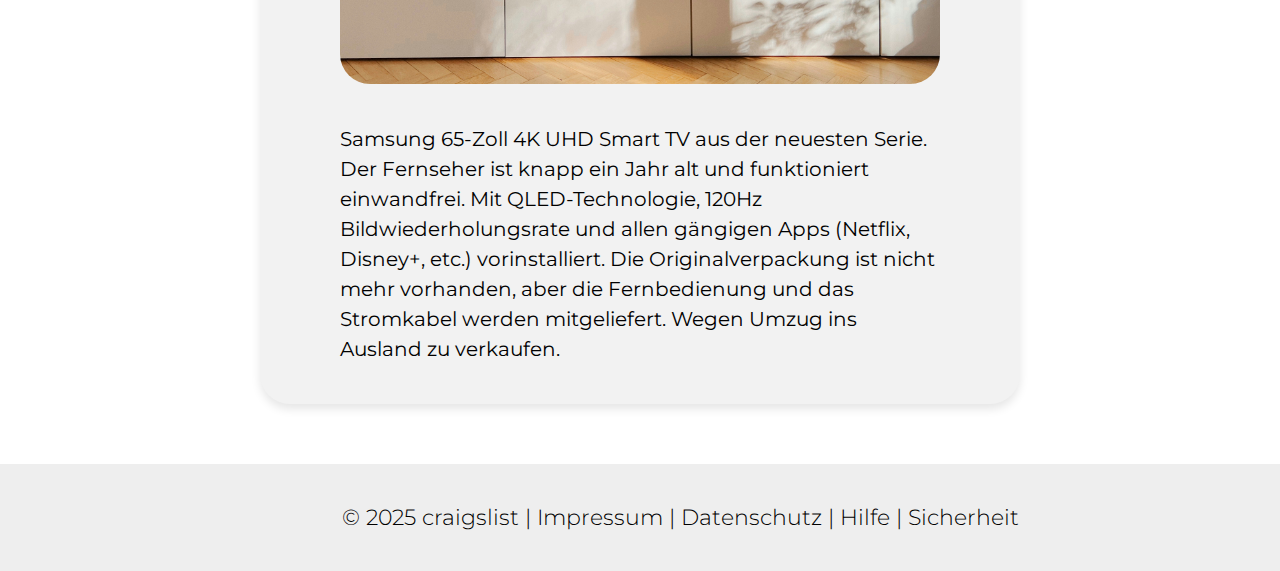
<file: verkauf.html>
<!DOCTYPE html>
<html lang="de">
  <head>
    <meta charset="UTF-8" />
    <meta name="viewport" content="width=device-width, initial-scale=1.0" />
    <title>Elektronik - Craigslist Schweiz</title>
    <link rel="stylesheet" href="styles.css" />
  </head>

  <body>
    <header1>
      <select id="language-select">
        <option value="de" selected>DE</option>
        <option value="fr">FR</option>
        <option value="it">IT</option>
      </select>
      <nav>
        <a href="login.html">Login</a>
        <a href="registrieren.html">Registrieren</a>
      </nav>
    </header1>

    <header>
      <a href="index.html" class="logo">craigslist schweiz</a>
      <div class="search-bar">
        <input type="text" placeholder="suchen..." />
      </div>
      <nav>
        <a href="post.html">Beitrag erstellen</a>
        <a href="konto.html">Konto</a>
      </nav>
    </header>

    <main class="category-page">
      <h1>Elektronik</h1>

      <section class="posts">
        <article class="post">
          <h2>Apple MacBook Pro M3 - Neuwertig</h2>

          <div class="electronics-tags">
            <span
              class="tag condition"
              style="background-color: #f3e5f5; color: #6a1b9a"
              >Neuwertig</span
            >
            <span class="tag price">CHF 1'950</span>
            <span class="tag location">Bern, Zentrum</span>
          </div>

          <div class="post-image">
            <img src="/fotos/macbook.jpg" alt="MacBook Pro" />
          </div>

          <p>
            Verkaufe mein MacBook Pro mit M3 Chip, 16GB RAM und 512GB SSD. Das
            Gerät wurde nur wenige Monate genutzt und ist in tadellosem Zustand.
            Die Originalverpackung sowie das Ladegerät sind vorhanden. Kein
            Kratzer, keine Macken. Das Gerät wurde im Januar 2025 gekauft, die
            Garantie läuft noch bis Januar 2027. Besichtigung und Abholung in
            Bern möglich oder Versand gegen Aufpreis.
          </p>
        </article>

        <article class="post">
          <h2>Sony PlayStation 5 Pro inkl. 3 Spiele</h2>

          <div class="electronics-tags">
            <span
              class="tag condition"
              style="background-color: #f3e5f5; color: #6a1b9a"
              >Gebraucht</span
            >
            <span class="tag price">CHF 550</span>
            <span class="tag location">Zürich, Oerlikon</span>
          </div>

          <div class="post-image">
            <img src="fotos/ps5.jpg" alt="PlayStation 5" />
          </div>

          <p>
            Biete meine PS5 Pro zum Verkauf an. Die Konsole ist 6 Monate alt und
            in einwandfreiem Zustand. Im Lieferumfang enthalten sind zwei
            Controller, alle Kabel sowie die Spiele FIFA 25, The Last of Us Part
            III und Gran Turismo 8. Grund für den Verkauf ist zu wenig Zeit zum
            Spielen. Nur Abholung in Zürich-Oerlikon, keine Garantie oder
            Rücknahme.
          </p>
        </article>

        <article class="post">
          <h2>Samsung 4K Smart TV 65 Zoll</h2>

          <div class="electronics-tags">
            <span
              class="tag condition"
              style="background-color: #f3e5f5; color: #6a1b9a"
              >Sehr gut</span
            >
            <span class="tag price">CHF 790</span>
            <span class="tag location">Luzern</span>
          </div>

          <div class="post-image">
            <img src="fotos/samsung.jpg" alt="Samsung TV" />
          </div>

          <p>
            Samsung 65-Zoll 4K UHD Smart TV aus der neuesten Serie. Der
            Fernseher ist knapp ein Jahr alt und funktioniert einwandfrei. Mit
            QLED-Technologie, 120Hz Bildwiederholungsrate und allen gängigen
            Apps (Netflix, Disney+, etc.) vorinstalliert. Die Originalverpackung
            ist nicht mehr vorhanden, aber die Fernbedienung und das Stromkabel
            werden mitgeliefert. Wegen Umzug ins Ausland zu verkaufen.
          </p>
        </article>
      </section>
    </main>

    <footer class="footer_jobs">
      <p>
        &copy; 2025 craigslist | Impressum | Datenschutz | Hilfe | Sicherheit
      </p>
    </footer>
  </body>
</html>
</file>
<file: styles.css>
/* styles.css */
/* Importiere die Schriftarten von Google Fonts */
@import url("https://fonts.googleapis.com/css2?family=Montserrat:ital,wght@0,100..900;1,100..900&family=Reddit+Mono:wght@200..900&display=swap");

* {
  margin: 0;
  padding: 0;
}

body {
  font-family: "Montserrat", sans-serif;
  background-color: white;
}

.logo {
  text-decoration: none;
  color: inherit;
}

.logo:hover {
  text-decoration: none;
}

header1 {
  background-color: #b52046;
  color: white;
  padding: 40px 40px;
  display: flex;
  justify-content: space-between;
  align-items: center;
}
header {
  background-color: #fe2b61;
  color: white;
  padding: 40px 40px;
  display: flex;
  justify-content: space-between;
  align-items: center;
}
.logo {
  font-size: 26px;
  font-weight: bold;
  text-decoration: none;
  color: white;
}
nav a {
  margin: 0 10px;
  text-decoration: none;
  color: white;
  font-size: 20px;
  font-weight: 300;
}

#language-select {
  padding: 5px 15px;
  font-size: 16px;
  border: 2px solid #fff;
  border-radius: 20px;
  background-color: #fff;
  color: black;
  cursor: pointer;
  transition: all 0.3s ease;
}

#language-select:hover {
  background-color: #f8f8f8;
}

#language-select:focus {
  outline: none;
  border-color: #fe2b61;
  box-shadow: 0 0 5px rgba(0, 123, 255, 0.5);
}

.search-bar input {
  width: 100%;
  padding: 15px 20px;
  font-size: 16px;
  border: 2px solid white;
  border-radius: 60px;
}

.search-bar {
  max-width: 400px;
  margin: 0 auto;
}

.content {
  display: flex;
  flex-direction: column;
  justify-content: center;
  align-items: center;
  margin-top: 50px;
}

.cover_picture {
  display: flex;
  width: 2200px;
  height: 400px;
  border-radius: 50px;
  object-fit: cover;
  margin-bottom: 100px;
  margin-top: 50px;
}

.categories h2 {
  font-size: 40px;
  display: flex;
  justify-content: center;
}
.categories ul {
  display: flex;
  justify-content: space-between;
  gap: 200px;
  list-style: none;
  padding: 0;
  margin-top: 50px;
  margin-bottom: 100px;
}

.categories li {
  display: flex;
  flex-direction: column;
  align-items: center;
  justify-content: center;
  text-align: center;
  background: #f2f2f2;
  margin: 20px 0;
  padding: 50px;
  border-radius: 50%;
  width: 150px;
  height: 150px;
  display: flex;
  justify-content: center;
  align-items: center;
  text-align: center;
  font-weight: bold;
  box-shadow: 0 5px 10px rgba(0, 0, 0, 0.2);
}

.categories li a {
  text-decoration: none;
  color: inherit;
  display: block;
}

.categories li p {
  margin-top: 1cap;
  font-weight: 300;
  font-size: 20px;
  color: black;
}
.categories li img {
  max-width: 100%;
  object-fit: cover;
}

.categories li:hover {
  transform: scale(1.2);
}

.categories li {
  cursor: pointer;
  transition: transform 0.4s ease-in-out;
}

/* Kategorie Seite */

.category-page {
  text-align: center;
  padding: 40px 20px;
}

.category-page h1 {
  font-size: 50px;
  margin-bottom: 50px;
}

.posts {
  display: flex;
  justify-content: center;
  gap: 200px;
  flex-wrap: wrap;
  margin-bottom: 20px;
}

.post {
  background: #f2f2f2;
  padding: 40px 80px;
  border-radius: 30px;
  width: 600px;
  box-shadow: 0 5px 10px rgba(0, 0, 0, 0.1);
  text-align: left;
}

.post h2 {
  font-size: 35px;
  margin-bottom: 30px;
  font-weight: 600;
}

.post-image {
  padding: 0;
  border-radius: 30px;
  overflow: hidden;
  display: flex;
  justify-content: center;
  align-items: center;
}

.post img {
  width: 100%;
  height: auto;
  object-fit: cover;
}

.post p {
  margin-top: 40px;
  font-size: 20px;
  line-height: 1.5;
  color: black;
}

/* Login */

.login-container {
  display: flex;
  justify-content: center;
  align-items: center;
  height: 60vh;
}
.login-box h2 {
  font-weight: 500;
  font-size: 30px;
  margin-bottom: 20px;
  font-weight: 600;
}
.login-box {
  background: #f2f2f2;
  padding: 50px 60px;
  border-radius: 20px;
  box-shadow: 0 0 10px rgba(0, 0, 0, 0.1);
  text-align: center;
}
.login-box input {
  width: 100%;
  padding: 10px;
  margin: 10px 0;
  border: 1px solid white;
  border-radius: 5px;
}
.login-box button {
  font-size: 15px;
  font-weight: 300;
  background-color: #ff2f68;
  color: white;
  border: none;
  margin-top: 20px;
  margin-bottom: 20px;
  padding: 10px 20px;
  border-radius: 20px;
  cursor: pointer;
}

.login-box p a {
  color: #ff2f68;
  text-decoration: none;
}

/* Registrieren */

.registrieren-container {
  display: flex;
  justify-content: center;
  align-items: center;
  height: 60vh;
}
.registrieren-box h2 {
  font-weight: 500;
  font-size: 30px;
  margin-bottom: 20px;
  font-weight: 600;
}
.registrieren-box {
  background: #f2f2f2;
  padding: 50px 60px;
  border-radius: 20px;
  box-shadow: 0 0 10px rgba(0, 0, 0, 0.1);
  text-align: center;
}
.registrieren-box input {
  width: 100%;
  padding: 10px;
  margin: 10px 0;
  border: 1px solid white;
  border-radius: 5px;
}
.registrieren-box button {
  font-size: 15px;
  font-weight: 300;
  background-color: #ff2f68;
  color: white;
  border: none;
  margin-top: 40px;
  margin-bottom: 10px;
  padding: 10px 20px;
  border-radius: 20px;
  cursor: pointer;
}

/* Post */

.form-container {
  display: flex;
  justify-content: center;
  align-items: center;
  flex-direction: column;
  background-color: #f2f2f2;
  padding: 60px;
  border-radius: 20px;
  box-shadow: 0 10px 10px rgba(0, 0, 0, 0.1);
  width: 400px;
  text-align: center;
  margin-top: 50px;
}

.form-container h2 {
  font-size: 30px;
  font-weight: 500;
  margin-bottom: 20px;
  font-weight: 600;
}

.form-container input,
.form-container textarea {
  width: 100%;
  padding: 15px;
  margin: 5px 0;
  border: 1px none;
  border-radius: 20px;
}

.form-container div {
  width: 107%;
  border: solid 1px none;
  border-radius: 20px;
  margin-top: 10px;
  margin-bottom: 10px;
  padding: 0px;
  background-color: white;
}

.form-container button {
  font-size: 15px;
  font-weight: 300;
  background-color: #ff2f68;
  color: white;
  border: none;
  margin-top: 20px;
  padding: 10px;
  width: 50%;
  border-radius: 20px;
  cursor: pointer;
}
.footer {
  font-size: 22px;
  font-weight: 300;
  background-color: #f2f2f2;
  color: black;
  text-align: center;
  padding: 40px;
  background-color: #eee;
  bottom: 0;
  position: absolute;
  width: 100%;
}

/* Konto */

.container {
  display: flex;
  align-items: center;
  background-color: white;
  padding: 40px;
  width: 100%;
  height: 20vh;
  box-shadow: 0 0 10px rgba(0, 0, 0, 0.1);
}
.profile-picture {
  width: 120px;
  height: 120px;
  border-radius: 50%;
  display: flex;
  align-items: center;
  justify-content: center;
  font-size: 48px;
  font-weight: bold;
  position: relative;
  color: white;
  bottom: 5px;
  right: 5px;
  background-color: #fe2b61;
  border-radius: 50%;
  padding: 8px;
  box-shadow: 0 0 5px rgba(0, 0, 0, 0.2);
}

.info {
  margin-left: 40px;
}
.info h1 {
  margin: 0;
  font-size: 36px;
}
.info p {
  margin: 8px 0;
  color: #555;
  font-size: 18px;
}
.verified {
  color: green;
  font-weight: bold;
}

/* Immobilie */

.property-tags {
  display: flex;
  flex-wrap: wrap;
  gap: 10px;
  margin: 20px 0;
}

.tag {
  background-color: #f2f2f2;
  padding: 6px 12px;
  border-radius: 20px;
  font-size: 14px;
  color: #333;
  display: inline-flex;
  align-items: center;
}

.tag.price {
  background-color: #e8f4ea;
  color: #2e7d32;
  font-size: 15px;
}

.tag.location {
  background-color: #e3f2fd;
  color: #1565c0;
  font-size: 15px;
}

.tag.rooms {
  background-color: #fff3e0;
  color: #e65100;
  font-size: 15px;
}

.tag i {
  margin-right: 5px;
  font-size: 16px;
}

.footer_immobilien {
  font-size: 22px;
  font-weight: 300;
  background-color: #f2f2f2;
  color: black;
  text-align: center;
  padding: 40px;
  background-color: #eee;
  bottom: 0;
  width: 100%;
}

/* jobs */

.job-tags {
  display: flex;
  flex-wrap: wrap;
  gap: 10px;
  margin: 12px 0;
}

.tag {
  background-color: #f2f2f2;
  padding: 6px 12px;
  border-radius: 20px;
  font-size: 14px;
  color: #333;
  display: inline-flex;
  align-items: center;
}

.tag.salary {
  background-color: #e8f4ea;
  color: #2e7d32;
}

.tag.location {
  background-color: #e3f2fd;
  color: #1565c0;
}

.tag.type {
  background-color: #fff3e0;
  color: #e65100;
}

.footer_jobs {
  font-size: 22px;
  font-weight: 300;
  background-color: #f2f2f2;
  color: black;
  text-align: center;
  padding: 40px;
  background-color: #eee;
  bottom: 0;
  width: 100%;
}

/* Verkauf */
.electronics-tags {
  display: flex;
  flex-wrap: wrap;
  gap: 10px;
  margin: 20px 0;
}

.tag.condition {
  background-color: #f3e5f5;
  color: #6a1b9a;
  font-size: 15px;
}

/* Dienstleistung */

.services-tags {
  display: flex;
  flex-wrap: wrap;
  gap: 10px;
  margin: 20px 0;
}

.tag.category {
  background-color: #e1f5fe;
  color: #0277bd;
  font-size: 15px;
}

.tag.delivery {
  background-color: #e8eaf6;
  color: #303f9f;
  font-size: 15px;
}

.tag.rating {
  background-color: #fff8e1;
  color: #ff8f00;
  font-size: 15px;
}

.contact-button {
  text-align: center;
  margin-top: 25px;
}

.contact-btn {
  background-color: #ff2f68;
  color: white;
  border: none;
  border-radius: 25px;
  padding: 12px 30px;
  font-size: 16px;
  font-weight: 500;
  cursor: pointer;
  transition: all 0.3s ease;
}

.contact-btn:hover {
  background-color: #e01b54;
  transform: translateY(-2px);
  box-shadow: 0 4px 8px rgba(0, 0, 0, 0.1);
}
</file>
